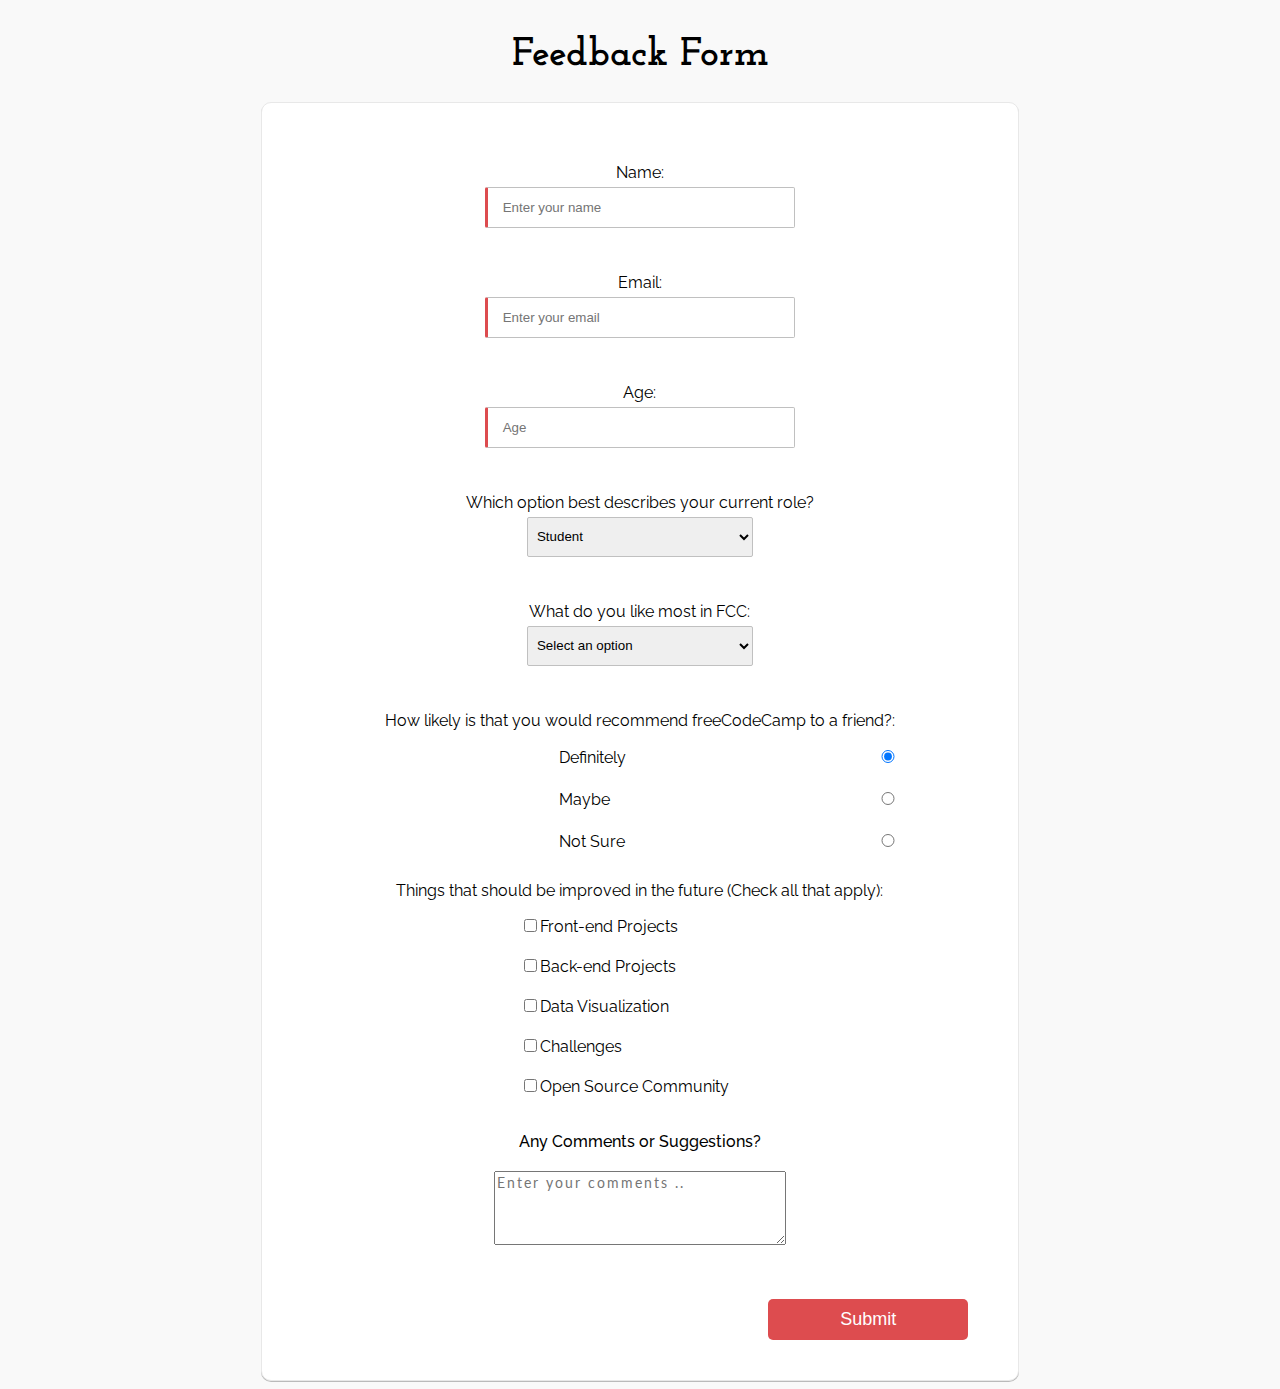
<file: srujan/projects/Feedback-Form/index.html>
<!DOCTYPE html>
<html>
   <head>
      <meta name="viewport" content="width=device-width, initial-scale=1.0">
      <title>Feedback Form</title>
      <link rel="stylesheet" href="main.css">
      <link href="https://fonts.googleapis.com/css?family=Josefin+Slab|Lato|Raleway:400,500|Poiret+One" rel="stylesheet">
   </head>
   <body>
      <div class="row">
         <div class="col-12 header">
            <h1>Feedback Form</h1>
         </div>
      </div>
      <div class="container">
         <form action="/my-handling-form-page" method="post">
            <div class="row">
               <div class="col-12 labels">
                  <label for="name">Name:</label>
               </div>
               <div class="col-12 inputs">
                  <input type="text" id="name" name="user_name" class="input-styles" placeholder="Enter your name">
               </div>
               <div class="col-12 labels">
                  <label for="email">Email:</label>
               </div>
               <div class="col-12 inputs">
                  <input type="text" id="email" name="user_email" class="input-styles" placeholder="Enter your email">
               </div>
               <div class="col-12 labels">
                  <label for="age">Age:</label>
               </div>
               <div class="col-12 inputs">
                  <input type="text" id="age" name="user_age" class="input-styles" placeholder="Age">
               </div>
               <div class="col-12 labels">
                  <label for="role" class="label_styles align1">Which option best describes your current role?</label>
               </div>
               <div class="col-12 inputs">
                  <select name="CurrentPos" id="dropdown" class="dropdown">
                     <option value="student">Student</option>
                     <option value="job">Full Time Job</option>
                     <option value="learner">Full Time Learner</option>
                     <option value="other">Other</option>
                  </select>
               </div>
               <div class="col-12 labels">
                  <label for="role" class="label_styles align1">What do you like most in FCC:</label>
               </div>
               <div class="col-12 inputs">
                  <select name="CurrentPos" id="dropdown" class="dropdown">
                     <option value="disabled" disabled value selected>Select an option</option>
                     <option value="challanges">Challanges</option>
                     <option value="projects">Projects</option>
                     <option value="community">Community</option>
                     <option value="opensource">Open Source</option>
                  </select>
               </div>
               <div class="col-12 labels">
                  <label for="recommend">How likely is that you would recommend freeCodeCamp to a friend?:</label>
               </div>
               <div class="col-12 inputs radio">
                  <input type="radio" name="frequency" value="def" class="radio-btn" checked>Definitely
                  <input type="radio" name="frequency" value="maybe" class="radio-btn">Maybe
                  <input type="radio" name="frequency" value="notsure" class="radio-btn">Not Sure
               </div>
               <div class="col-12 labels">
                  <label for="suggestions" class="label_styles">Things that should be improved in the future (Check all that apply):</label>
               </div>
               <div class="col-12 check">
                  <ul id="preferences">
                     <li class="checkbox"><input name="prefer" value="1" type="checkbox" class="userRatings">Front-end Projects</li>
                     <li class="checkbox"><input name="prefer" value="1" type="checkbox" class="userRatings">Back-end Projects</li>
                     <li class="checkbox"><input name="prefer" value="3" type="checkbox" class="userRatings">Data Visualization</li>
                     <li class="checkbox"><input name="prefer" value="4" type="checkbox" class="userRatings">Challenges</li>
                     <li class="checkbox"><input name="prefer" value="5" type="checkbox" class="userRatings">Open Source Community</li>
                  </ul>
               </div>
               <div class="col-12 text-area">
                  <label for="msg">Any Comments or Suggestions?</label>
               </div>
               <div class="col-12 text-area">
                  <textarea rows="4" id="msg" name="user_message" placeholder="Enter your comments .." ></textarea></textarea>
               </div>
               <div class="col-12">
                  <div class="button">
                     <button id="button" type="submit">Submit</button>
                  </div>
               </div>
         </form>
         </div>
      </div>
   </body>
</html>
</file>
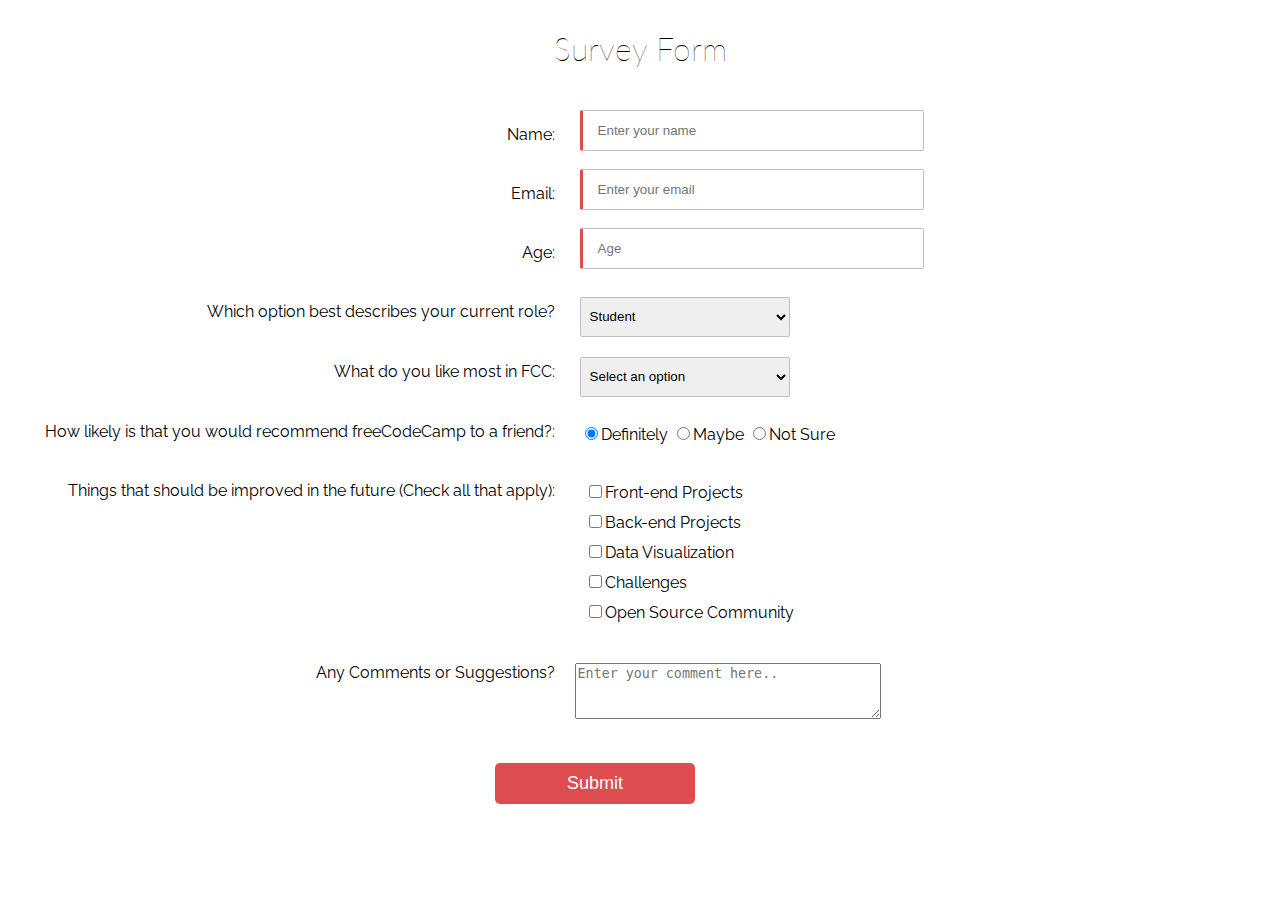
<file: srujan/projects/SurveyFormProject/index.html>
<!DOCTYPE html>
<html>
   <head>
      <meta name="viewport" content="width=device-width, initial-scale=1.0">
      <title>Tribute Page</title>
      
      <link rel="stylesheet" href="main.css">
      <link href="https://fonts.googleapis.com/css?family=Josefin+Slab|Lato|Raleway|Poiret+One" rel="stylesheet">
   </head>
   <body>

      <div class="row">
        <div class="col-12 header">
          <h1>Survey Form</h1>
        </div>
      </div> 

      <form action="/my-handling-form-page" method="post">
        <div class="row">
          <div class="col-5 labels">
            <label for="name">Name:</label>
          </div>
          <div class="col-5 inputs">
            <input type="text" id="name" name="user_name" class="input-styles" placeholder="Enter your name">
          </div>

          <div class="col-5 labels">
            <label for="email">Email:</label>
          </div>
          <div class="col-5 inputs">
            <input type="text" id="email" name="user_email" class="input-styles" placeholder="Enter your email">
          </div>

          <div class="col-5 labels">
            <label for="age">Age:</label>
          </div>
          <div class="col-5 inputs">
            <input type="text" id="age" name="user_age" class="input-styles" placeholder="Age">
          </div>

          <div class="col-5 labels">
            <label for="role" class="label_styles align1">Which option best describes your current role?</label>
          </div>
          <div class="col-5 inputs">
            <select name="CurrentPos" id="dropdown" class="dropdown">
                <option value="student">Student</option>
                <option value="job">Full Time Job</option>
                <option value="learner">Full Time Learner</option>
                <option value="other">Other</option>
		        </select>
          </div>

          <div class="col-5 labels">
            <label for="role" class="label_styles align1">What do you like most in FCC:</label>
          </div>
          <div class="col-5 inputs">
            <select name="CurrentPos" id="dropdown" class="dropdown">
                <option value="disabled" disabled value selected>Select an option</option>
                <option value="challanges">Challanges</option>
                <option value="projects">Projects</option>
                <option value="community">Community</option>
                <option value="opensource">Open Source</option>
		        </select>
          </div>
          
          <div class="col-5 labels">
            <label for="recommend">How likely is that you would recommend freeCodeCamp to a friend?:</label>
          </div>
          <div class="col-5 inputs">
            <input type="radio" name="frequency" value="def" class="radio-btn" checked>Definitely
            <input type="radio" name="frequency" value="maybe" class="radio-btn">Maybe
            <input type="radio" name="frequency" value="notsure" class="radio-btn">Not Sure
          </div>

          <div class="col-5 labels">
            <label for="suggestions" class="label_styles">Things that should be improved in the future (Check all that apply):</label>
          </div>
          <div class="col-5">
            <ul id="preferences">
                <li class="checkbox"><input name="prefer" value="1" type="checkbox" class="userRatings">Front-end Projects</li>
                <li class="checkbox"><input name="prefer" value="1" type="checkbox" class="userRatings">Back-end Projects</li>
                <li class="checkbox"><input name="prefer" value="3" type="checkbox" class="userRatings">Data Visualization</li>
                <li class="checkbox"><input name="prefer" value="4" type="checkbox" class="userRatings">Challenges</li>
                <li class="checkbox"><input name="prefer" value="5" type="checkbox" class="userRatings">Open Source Community</li>
           </ul>
          </div>

          <div class="col-5 labels">
            <label for="msg">Any Comments or Suggestions?</label>
          </div>
          <div class="col-5 text-area">
            <textarea rows="4" id="msg" name="user_message" placeholder="Enter your comment here.." style="height:50px; width: 300px"></textarea>
          </div>
      </div>
        <div class="col-12">
         <div class="button">
            <button id="button" type="submit">Submit</button>
        </div>
        </div>
      </form>
      
   </body>
</html>
</file>
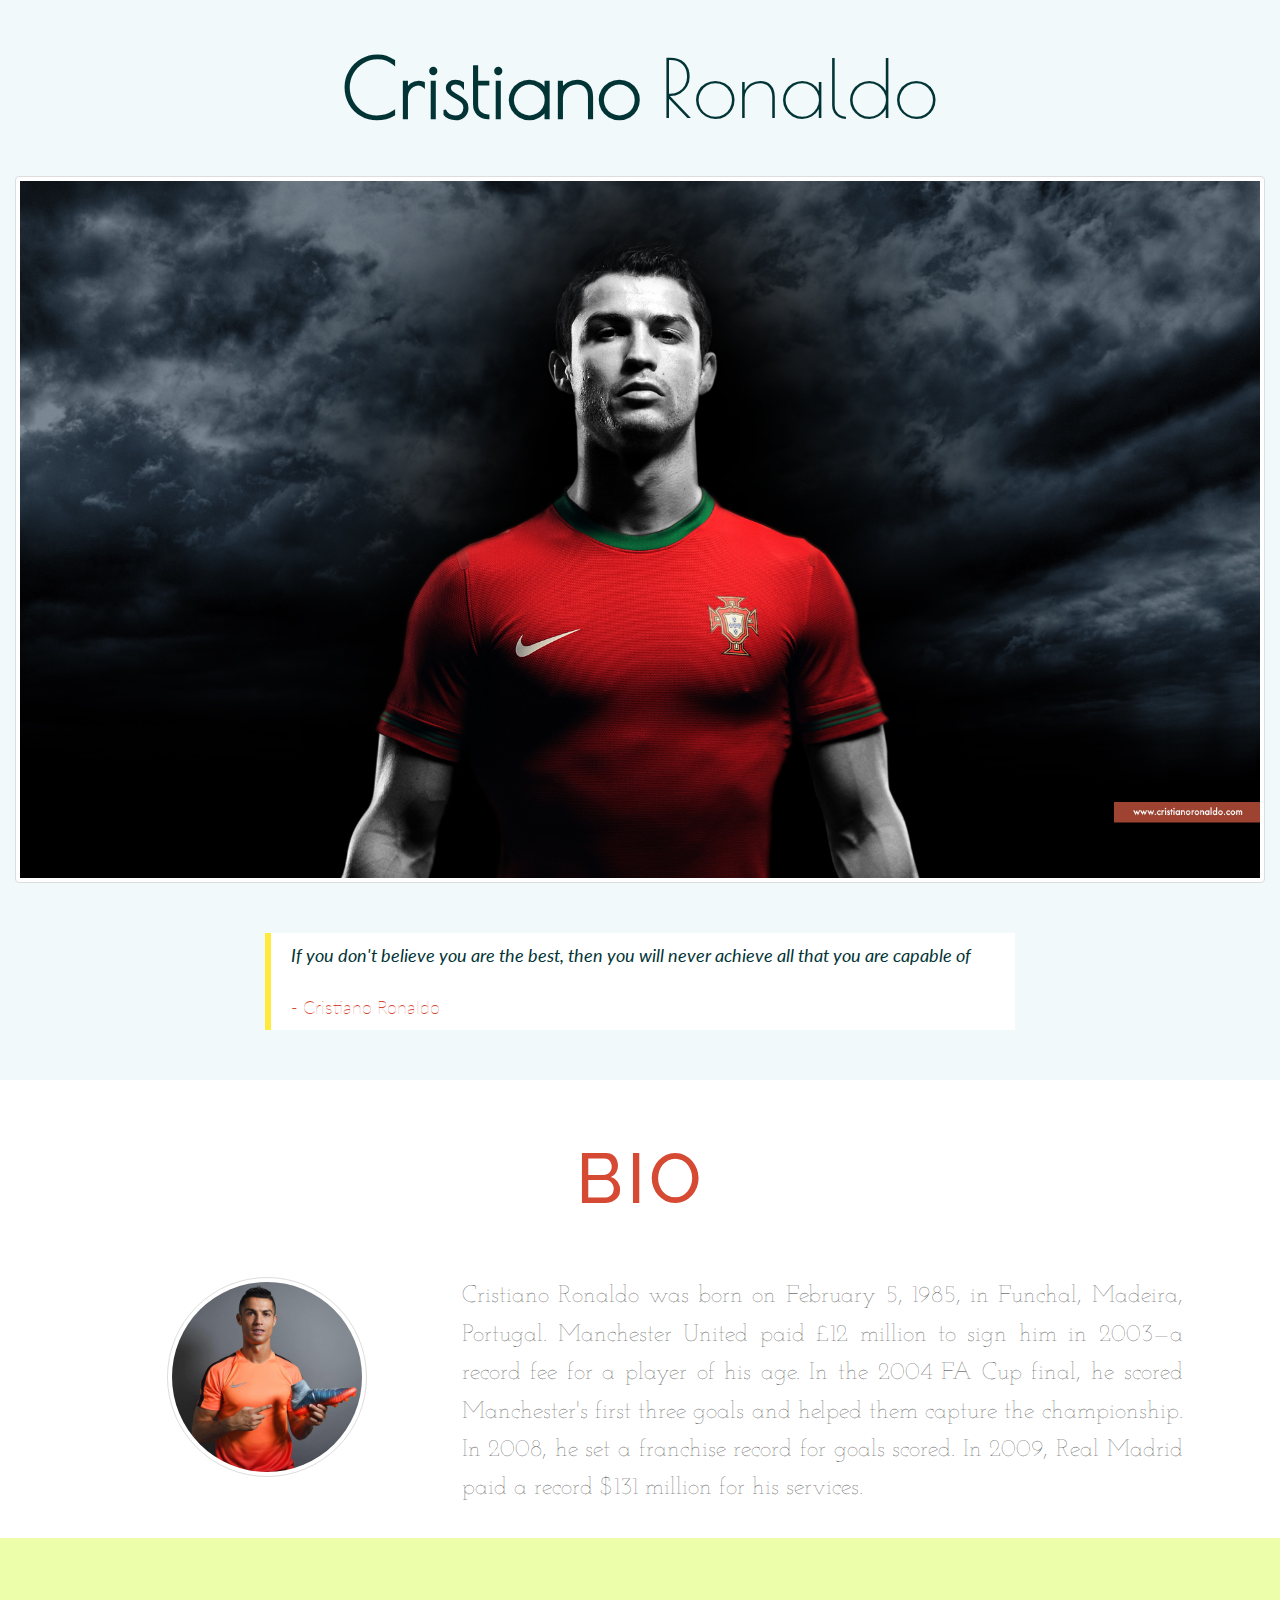
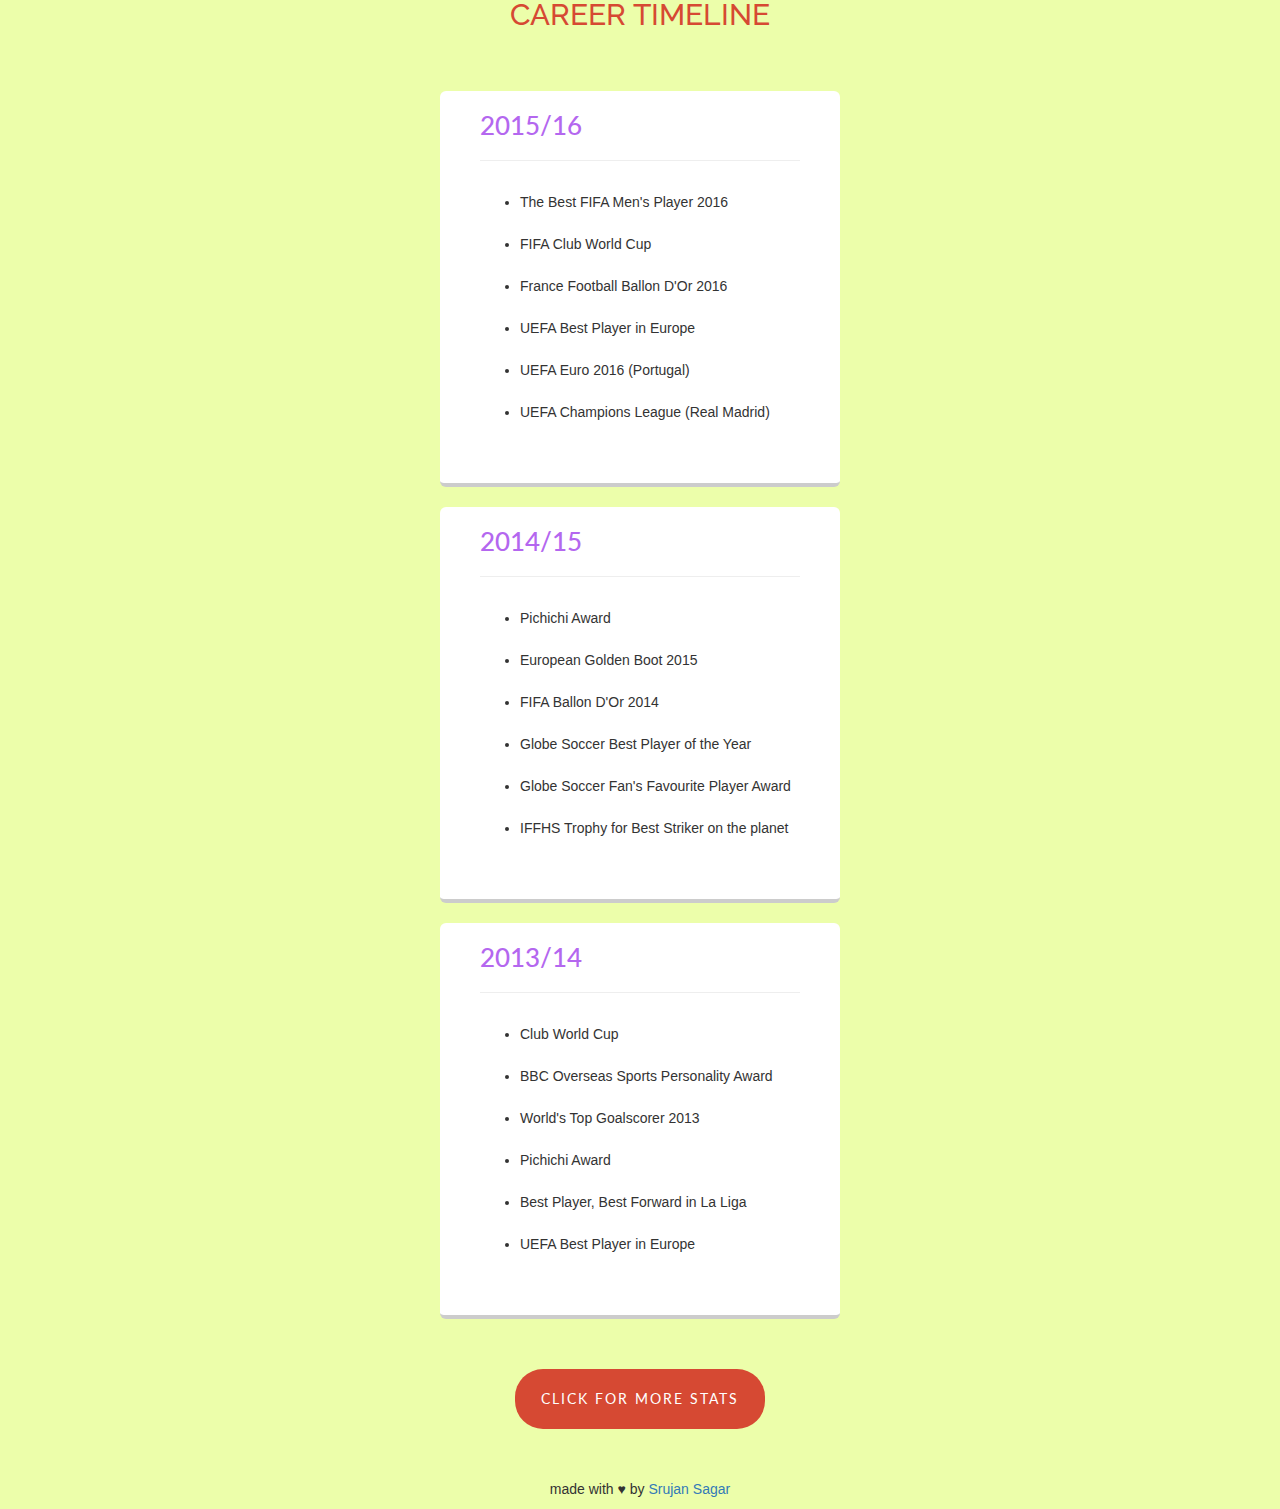
<file: srujan/projects/tribute-page/index.html>
<!DOCTYPE html>
<html>
   <head>
      <meta name="viewport" content="width=device-width, initial-scale=1.0">
      <title>Tribute Page</title>
      <link rel="stylesheet" href="https://maxcdn.bootstrapcdn.com/bootstrap/3.3.7/css/bootstrap.min.css" integrity="sha384-BVYiiSIFeK1dGmJRAkycuHAHRg32OmUcww7on3RYdg4Va+PmSTsz/K68vbdEjh4u" crossorigin="anonymous">
      <link rel="stylesheet" href="main.css">
      <link href="https://fonts.googleapis.com/css?family=Josefin+Slab|Lato|Raleway|Poiret+One" rel="stylesheet">
   </head>
   <body>
      <div class="container">
         <div class="row animation">
            <p>Cristiano <span>Ronaldo</span></p>
         </div>
      </div>
      <div class="container-fluid">
         <div class="row main_img">
            <div class="col-sm-12">
               <img src="images/cr7_2.jpg" alt="Cristiano Ronaldo" class="img-thumbnail">
            </div>
         </div>
         <!--<div class="row">
            <div class="col-sm-12 quotes">
              <blockquote>
               <p>If you don't believe you are the best, then you will never achieve all that you are capable of</p>
               <footer>Cristiano Ronaldo</footer>
             </blockquote>
            </div>
            </div>-->
         <div class="row">
            <div class="col-sm-12 quotes">
               <p><em>If you don't believe you are the best, then you will never achieve all that you are capable of</em>
                  <br /><br /> <span>- Cristiano Ronaldo</span>
               </p>
            </div>
         </div>
         <div class="row bio_bg">
            <div class="col-sm-12">
               <h2 class="bio_title">Bio</h2>
            </div>
         </div>
         <div class="row bio_bg">
            <div class="col-sm-3 col-sm-offset-1">
               <img id ="bio_img" class="img-thumbnail" src="images/cr7_img_1.jpg">
            </div>
            <div class="col-sm-8 bio_content">
               <p>Cristiano Ronaldo was born on February 5, 1985, in Funchal, Madeira, Portugal. Manchester United paid £12 million to sign him in 2003—a record
                  fee for a player of his age. In the 2004 FA Cup final, he scored Manchester's first three goals and helped them capture the championship.
                  In 2008, he set a franchise record for goals scored. In 2009, Real Madrid paid a record $131 million for his services.
               </p>
            </div>
         </div>
         <div class="row bg_color">
            <div class="col-12">
               <h2> Career Timeline </h2>
            </div>
         </div>
         <div class="row bg_color">
            <div class="col-xs-6 col-sm-4 stats_box">
               <h3>2015/16</h3>
               <hr>
               <ul>
                  <li>The Best FIFA Men's Player 2016</li>
                  <li>FIFA Club World Cup</li>
                  <li>France Football Ballon D'Or 2016</li>
                  <li>UEFA Best Player in Europe</li>
                  <li>UEFA Euro 2016 (Portugal)</li>
                  <li>UEFA Champions League (Real Madrid)</li>
               </ul>
            </div>
            <div class="col-xs-6 col-sm-4 stats_box">
               <h3>2014/15</h3>
               <hr>
               <ul>
                  <li>Pichichi Award</li>
                  <li>European Golden Boot 2015</li>
                  <li>FIFA Ballon D'Or 2014</li>
                  <li>Globe Soccer Best Player of the Year</li>
                  <li>Globe Soccer Fan's Favourite Player Award</li>
                  <li>IFFHS Trophy for Best Striker  on the planet</li>
               </ul>
            </div>
            <div class="col-xs-6 col-sm-4 stats_box">
               <h3>2013/14</h3>
               <hr>
               <ul>
                  <li>Club World Cup</li>
                  <li>BBC Overseas Sports  Personality Award</li>
                  <li>World's Top  Goalscorer 2013</li>
                  <li>Pichichi Award</li>
                  <li>Best Player, Best Forward in La Liga</li>
                  <li>UEFA Best Player in Europe</li>
               </ul>
            </div>
         </div>
         <div class="row bg_color space_around_btn">
            <button type="button"><a href="http://www.cristianoronaldo.com/career" target="_blank">CLICK FOR MORE STATS</a></button><br />
         </div>
         <div class="row bg_color">
            <p>made with <span>&hearts;</span> by <a href="https://github.com/srujanSagar">Srujan Sagar</a></p>
         </div>
      </div>
   </body>
</html>
</file>
<file: srujan/projects/Feedback-Form/main.css>
/***********************************
         *Grid*
 ***********************************/

.col-1 {
	width: 8.33%;
}

.col-2 {
	width: 16.66%;
}

.col-3 {
	width: 25%;
}

.col-4 {
	width: 33.33%;
}

.col-5 {
	width: 41.66%;
}

.col-6 {
	width: 50%;
}

.col-7 {
	width: 58.33%;
}

.col-8 {
	width: 66.66%;
}

.col-9 {
	width: 75%;
}

.col-10 {
	width: 83.33%;
}

.col-11 {
	width: 91.66%;
}

.col-12 {
	width: 100%;
}

body {
	font-family: 'Raleway';
	overflow-x: hidden;
	background: #F9F9F9;
}

.container {
	box-sizing: border-box;
	width: 60%;
	background: #fff;
	margin: auto;
	border: 1px solid #E8E8E8;
	border-radius: 10px;
	box-shadow: 0 1px 0 rgba(0, 0, 0, .25);
	padding: 20px;
}

h1 {
	text-align: center;
	font-family: 'Josefin Slab';
	font-weight: bold;
	font-size: 40px;
}

.row {
	display: flex;
	flex-wrap: wrap;
	box-sizing: border-box;
}

.labels {
	text-align: center;
	margin-top: 40px;
}

.inputs {
	text-align: center;
	margin-left: 10px;
	margin: 5px;
}

.input-styles {
	height: auto;
	width: 40%;
	border: 1px solid #c0c0c0;
	border-left: 3px solid #DD4C4F;
	border-radius: 2px;
	padding: 12px;
}

.radio-btn {
	margin-top: 10px;
	position: relative;
	right: 25px;
	top: 15px;
}

.radio {
	display: flex;
	flex-direction: column;
	position: relative;
	left: 38%;
	bottom: 10px;
	text-align: justify;
	margin-bottom: -20px;
}

.dropdown {
	height: 40px;
	width: 32%;
	padding: 5px;
	border: 1px solid #c0c0c0;
	border-radius: 2px;
}

.check {
	display: flex;
	justify-content: center;
}

.checkbox {
	list-style-type: none;
	position: relative;
	right: 35px;
	margin-bottom: 20px;
}

input::placeholder {
	padding-left: 3px;
}

.text-area {
	text-align: center;
	font-weight: 500;
}

textarea {
	margin-top: 20px;
	width: 40%;
	height: auto;
	font-family: 'Lato';
	font-size: 14px;
	letter-spacing: 2px;
}

.button {
	text-align: right;
	margin-top: 50px;
	margin-bottom: 20px;
	position: relative;
	left: 60px;
}

button {
	width: 200px;
	padding: 10px;
	font-size: 18px;
	color: white;
	background: #DD4C4F;
	border: 0px solid;
	border-radius: 5px;
	margin-right: 90px;
}


/***********************************
         *Media Queries*
 ***********************************/

@media screen and (max-width: 852px) {
	.container {
		width: 90%;
	}
	.button {
		text-align: center;
	}
}

@media screen and (max-width: 600px) {
	.input-styles {
		width: 90%;
	}
	.dropdown {
		width: 80%;
	}
	textarea {
		width: 80%;
	}
}
</file>
<file: srujan/projects/SurveyFormProject/main.css>
/***********************************
         *Grid*
 ***********************************/

.col-1 {width: 8.33%;}
.col-2 {width: 16.66%;}
.col-3 {width: 25%;}
.col-4 {width: 33.33%;}
.col-5 {width: 41.66%;}
.col-6 {width: 50%;}
.col-7 {width: 58.33%;}
.col-8 {width: 66.66%;}
.col-9 {width: 75%;}
.col-10 {width: 83.33%;}
.col-11 {width: 91.66%;}
.col-12 {width: 100%;}

body {
	font-family: 'Raleway';
	
}

h1 {
	text-align: center;
	font-family: 'Lato';
	font-weight: lighter;
	
}
.header {
	margin-bottom: 15px;
}
.row {
	display: flex;
	flex-wrap: wrap;
	box-sizing: border-box;
}

.labels {
	text-align: right;
	margin: 20px;
	vertical-align: middle;
}
.inputs {
	text-align: left;
	margin-left: 10px;
	margin: 5px;
}
.input-styles {
  height: auto;
  width: 60%;
  border: 1px solid #c0c0c0;
  border-left: 3px solid #DD4C4F;
  border-radius: 2px;
  padding: 12px;
}
.radio-btn {
	margin-top: 20px;
}
.dropdown {
  height: 40px;
  width: 40%;
  padding: 5px;
  border: 1px solid #c0c0c0;
  border-radius: 2px;
  margin-top: 10px;
}
.checkbox {
	list-style-type: none;
	position: relative;
	right: 35px;
	padding: 5px;
}
input::placeholder {
	padding-left: 3px;

}
.text-area {
	margin-top: 20px;
}
.button {
	text-align: center;
	margin-top: 40px;
	margin-bottom: 8px;
}
button {
	width: 200px;
	padding: 10px;
	font-size: 18px;
	color: white;
	background: #DD4C4F;
	border: 0px solid;
	border-radius: 5px;
	margin-right: 90px;
}

@media screen and (max-width: 833px) {
  .input_styles {
    width: 80%;
  }
  select {
    width: 90%;
  }
}

@media screen and (max-width: 647px) {
  .labels {
    width: 100%;
    text-align: left;
	margin-bottom: 5px;
  }
  .inputs {
    width: 100%;
    float: left;
  }
  .input_styles {
    width: 100%;
  }
 .dropdown {
	 width: 65%;
 }
 .checkbox {
	 position: relative;
	 right: -2px;
 }
}
</file>
<file: srujan/projects/tribute-page/main.css>
body {
	background: #F2F9FA;
	padding-top: 10px;
	margin: 0;
	padding: 0;
}


/***********************************
         *Header*
 ***********************************/

.main_img img {
	width: 100%;
	display: block;
	margin: 0 auto;
}

.quotes {
	display: flex;
	justify-content: center;
	margin-top: 50px;
	margin-bottom: 40px;
	font-family: 'Lato', cursive;
	font-size: 18px;
	color: #023436;
}

.quotes p {
	background-color: #fff;
	border-left: 6px solid #ffeb3b;
	width: 60%;
	height: auto;
	padding: 10px 0 10px 20px;
}

.quotes span {
	color: #d64933;
}


/***********************************
         *Career timeline*
 ***********************************/

h2 {
	text-transform: uppercase;
	text-align: center;
	font-family: 'Raleway';
	color: #d64933;
	padding-top: 40px;
	padding-bottom: 30px;
}

h3 {
	font-family: 'Lato';
	font-size: 26px;
	color: #b467ef;
	display: inline;
}

.bg_color {
	background: #ecfeaa;
}

.bio_bg {
	background: #fff;
	padding-bottom: 20px;
}

.bio_title {
	font-size: 70px;
	letter-spacing: 4px;
	text-align: center;
}

.bio_content p {
	font-family: 'Josefin Slab';
	font-size: 24px;
	line-height: 160%;
	text-align: justify;
	padding-left: 20px;
	width: 90%;
	font-weight: 100;
}

#bio_img {
	border-radius: 50%;
	display: block;
	margin: auto;
	width: 200px;
}

.stats_box {
	margin: 20px;
	padding: 20px 40px 40px;
	max-width: 400px;
	text-align: left;
	background: #fff;
	border-bottom: 4px solid #ccc;
	border-radius: 6px;
	width: 100%;
}

ul li {
	line-height: 300%;
}


/***********************************
         *button properties*
 ***********************************/

button {
	width: 250px;
	height: 60px;
	border-radius: 28px;
	background: #d64933;
	border: 1px;
	color: white;
	display: block;
	margin: 0 auto;
	font-family: 'Lato';
	letter-spacing: 2px;
}

a {
	text-decoration: none;
}

button a:link {
	color: #fff;
	text-decoration: none;
}

button a:visited {
	color: #fff;
}

button a:hover {
	color: #ecfeaa;
	text-decoration: none;
}

.space_around_btn {
	padding: 30px;
}

.bg_color p {
	text-align: center;
}


/***********************************
         *Media Queries*
 ***********************************/

@media only screen and (max-width: 1336px) {
	.row .stats_box {
		width: 100%;
		margin: 20px auto;
		float: none;
	}
}

@media only screen and (max-width: 767px) {
	.bio_content {
		margin-top: 30px;
		width: 100%;
	}
	.bio_content p {
		font-size: 21px;
		margin: 0 auto;
	}
	.bio_title {
		display: flex;
		justify-content: space-around;
	}
}


/***********************************
         *Heading Animation*
 ***********************************/

.container {
	display: flex;
	justify-content: center;
	align-items: center;
	width: 100%;
	overflow-x: hidden;
}

.animation p {
	color: #023436;
	font-family: 'Poiret One', cursive;
	font-size: 9vh;
	font-weight: bold;
	text-align: center;
	margin-top: 30px;
	margin-bottom: 30px;
	white-space: nowrap;
	overflow: hidden;
	width: 30em;
	animation: title 9s steps(70, end);
}

p span {
	font-weight: lighter;
}

@keyframes title {
	from {
		width: 0;
	}
}


/***********************************
         *bg colour animation*
 ***********************************/

/*
body {
  background: #3A3335;
  animation-name: random;
  animation-duration: 10s;
}

@keyframes random {
  0%
    {background-color: #2892D7; }
  50%
    {background-color: #FABC3C; }
  75%
    {background-color: #F19143; }
  100%
    {background-color: #3A3335; }
}
*/
</file>
